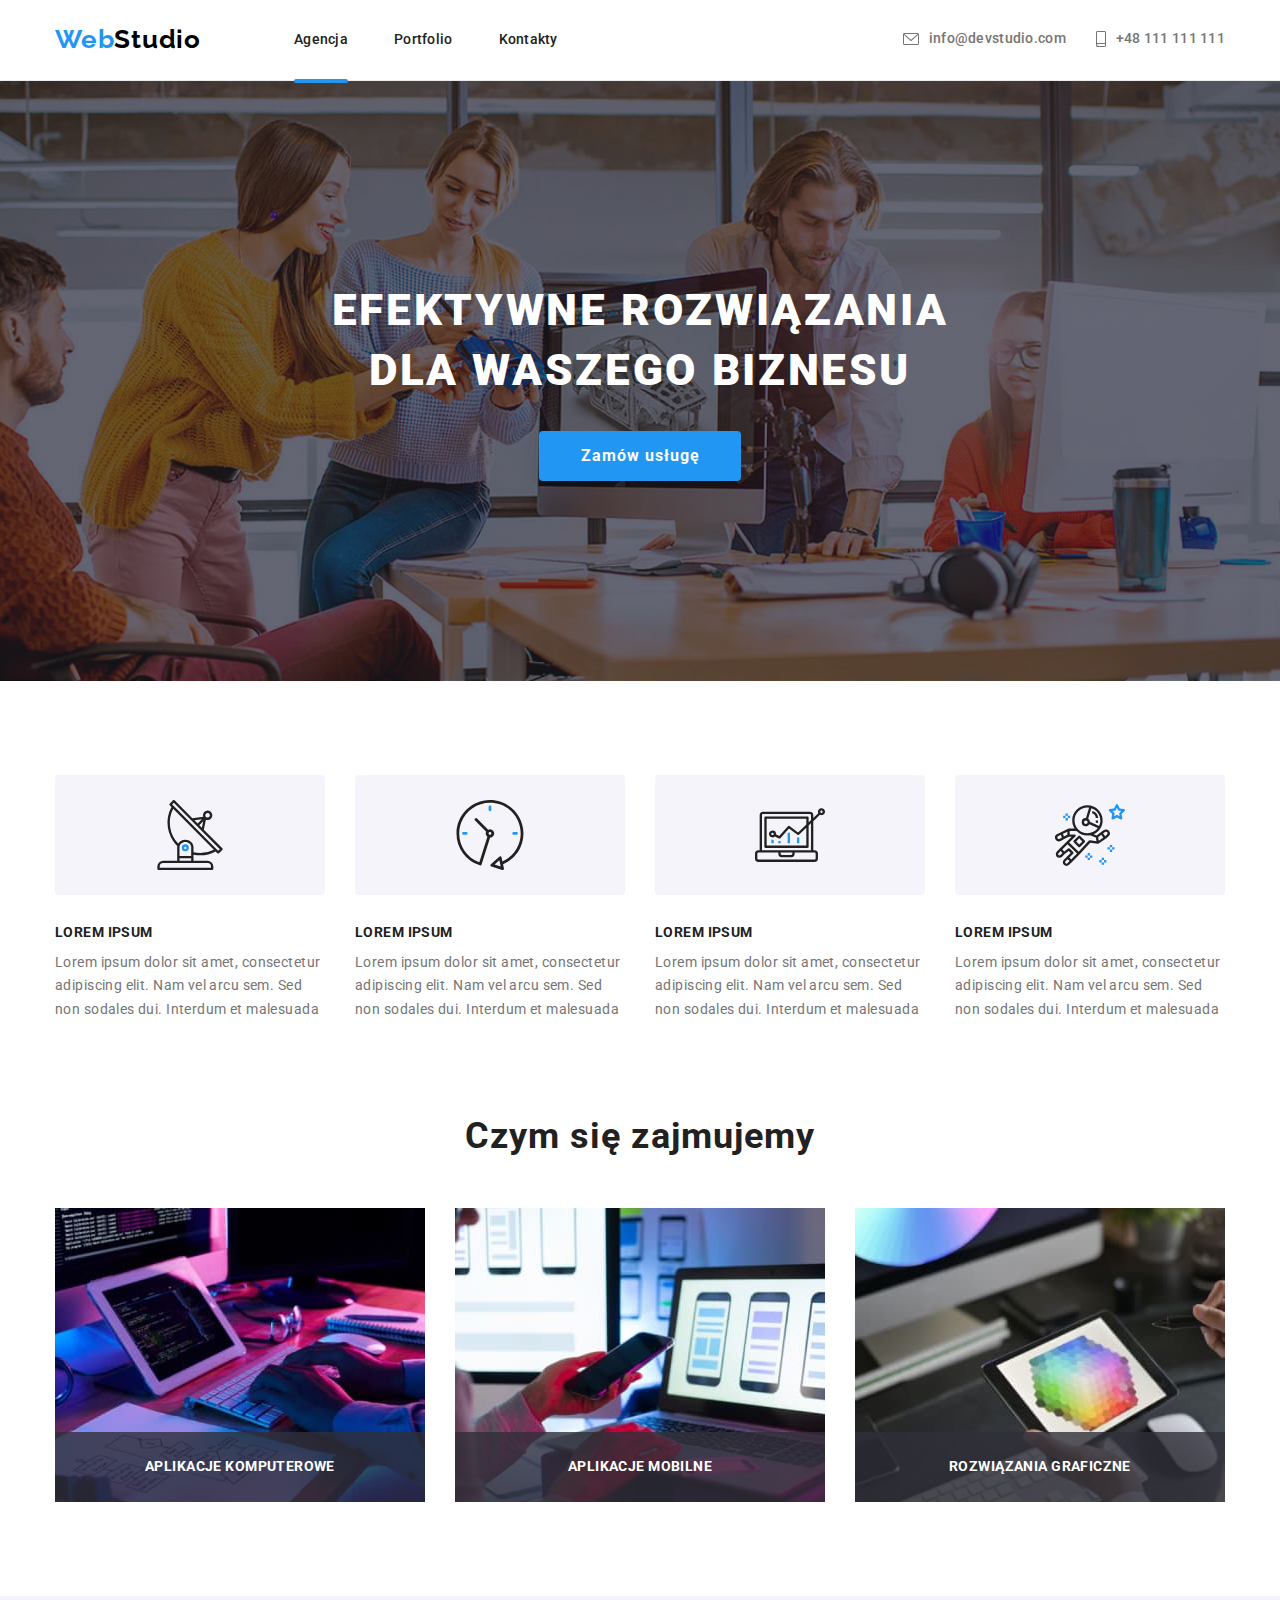
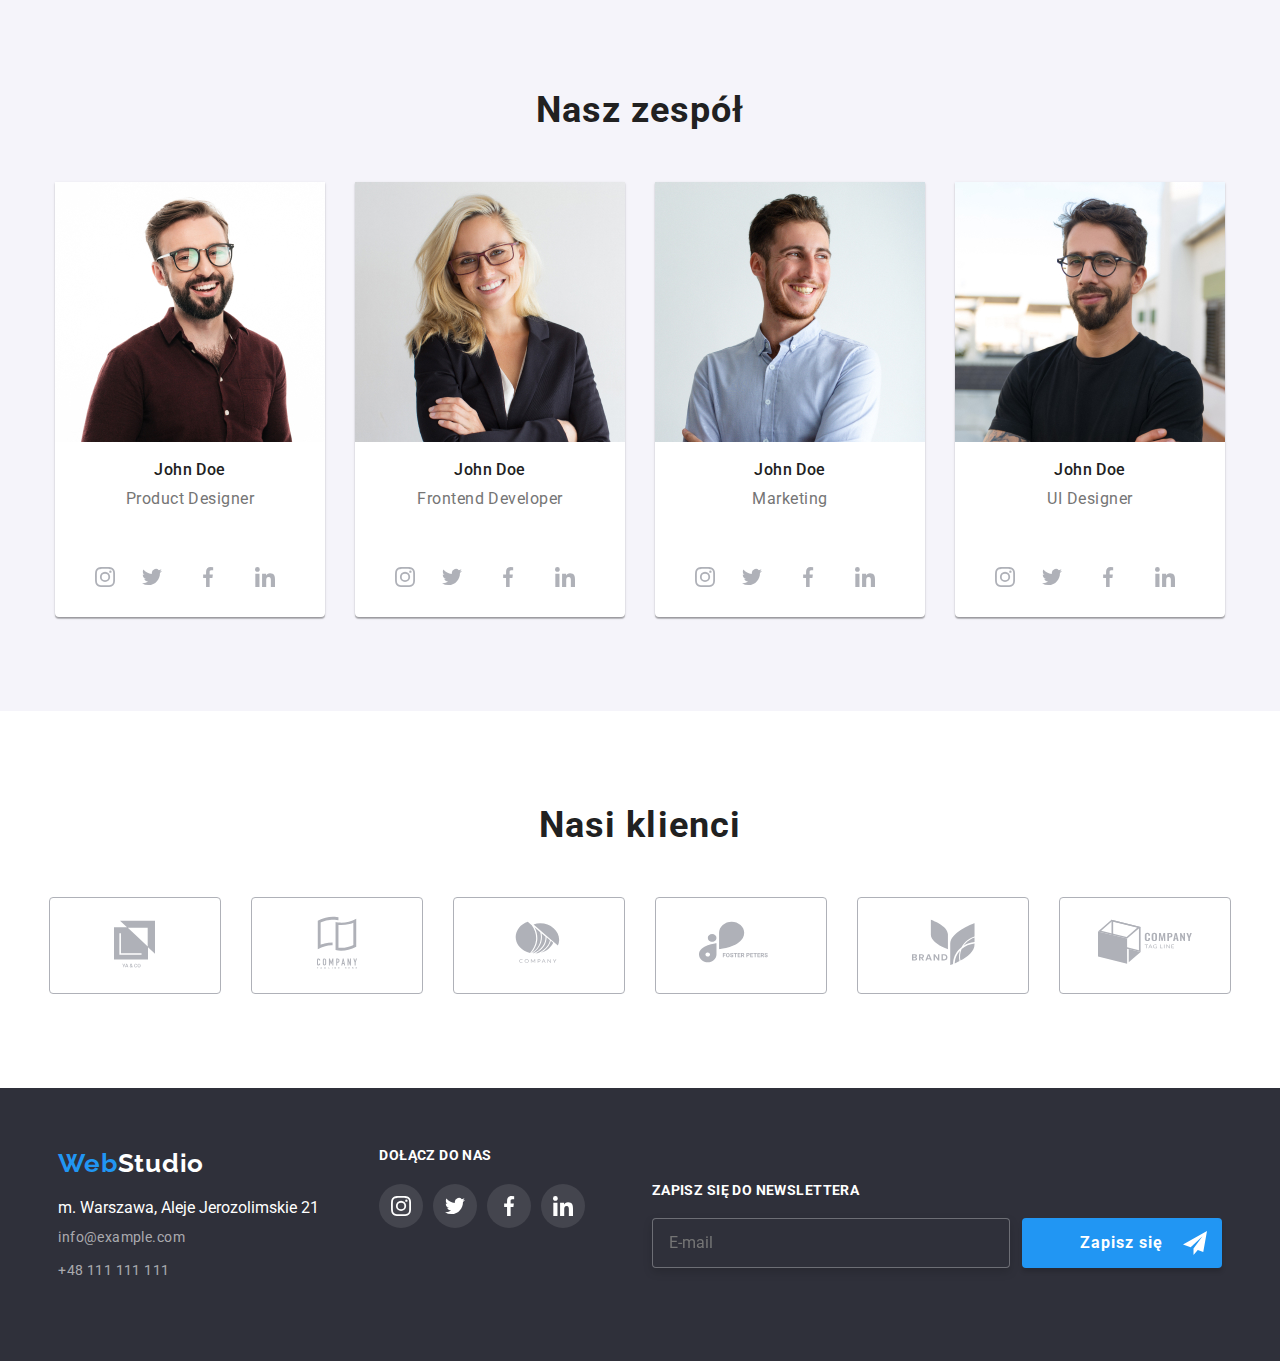
<file: index.html>
<!DOCTYPE html>
<html lang="pl">
    <head>
        <meta charset="utf-8" />
        <meta name="viewport" content="width=device-width, initial-scale=1.0" />
        <title>Studio</title>
        <link
            rel="stylesheet"
            href="https://cdnjs.cloudflare.com/ajax/libs/modern-normalize/1.0.0/modern-normalize.min.css"
        />
        <link rel="stylesheet" href="./css/main.min.css" />
        <link rel="preconnect" href="https://fonts.googleapis.com" />
        <link rel="preconnect" href="https://fonts.gstatic.com" crossorigin />
        <link
            href="https://fonts.googleapis.com/css2?family=Raleway:wght@700&family=Roboto:wght@400;500;700;900&display=swap"
            rel="stylesheet"
        />
    </head>
    <body>
        <header class="page-header">
            <div class="container">
                <nav>
                    <a href="index.html"
                        >Web<span class="container__studio-black">Studio</span></a
                    >
                    
                    <ul class="nav-list">
                        <li><a class="nav-list__active-link" href="#">Agencja</a></li>
                        <li><a href="portfolio.html">Portfolio</a></li>
                        <li><a href="#">Kontakty</a></li>
                    </ul>
                </nav>
                <!--Button do otwierania menu mobilnego-->
                <button class="menu-toggle js-open-menu"
                    aria-expanded="false"
                    aria-controls="mobile-menu">
                    <svg class="hamburger" width="24" height="16">
                        <use href="./images/icons.svg#icon-menu_40px"></use>"
                    </svg>
                </button>
                <aside class="contacts">
                    <div class="contacts__mail">
                    <a href="mailto:info@devstudio.com"><svg class="contacts__envelope-icon" width="16" height="12">
                        <use href="./images/icons.svg#message"></use>
                    </svg>info@devstudio.com</a>
                    
                    </div>
                    <div class="contacts__tel">
                    <a href="tel:48111111111"><svg class="contacts__smartphone-icon" width="10" height="16">
                        <use href="./images/icons.svg#phone"></use>
                        </svg>+48 111 111 111</a>
                    </div>
                </aside>
            </div>
        </header>
        <main>
            <section class="section-content">
                <div class="container"></div>
                <div class="heading">
                    <h1 class="section-content__first-heading">
                        EFEKTYWNE ROZWIĄZANIA <br/>
                        DLA WASZEGO BIZNESU
                    </h1>
                    <button class="order" type="button" data-modal-open>
                        <span class="order__text-order">Zamów usługę</span>
                    </button>
                </div>
            </section>

            <section class="section-list">
                <div class="container">
                    <ul class="lorem-list">
                        <li>
                            <div class="lorem-list__our-atributes">
                                <svg width="70" height="70">
                                    <use href="./images/icons.svg#satelite"></use>
                                </svg>
                            </div>
                            <h3>LOREM IPSUM</h3>
                            <p>
                                Lorem ipsum dolor sit amet, consectetur
                                adipiscing elit. Nam vel arcu sem. Sed non
                                sodales dui. Interdum et malesuada
                            </p>
                        </li>
                        <li>
                            <div class="lorem-list__our-atributes">
                                <svg width="70" height="70">
                                    <use href="./images/icons.svg#clock"></use>
                                </svg>
                            </div>
                            <h3>LOREM IPSUM</h3>
                            <p>
                                Lorem ipsum dolor sit amet, consectetur
                                adipiscing elit. Nam vel arcu sem. Sed non
                                sodales dui. Interdum et malesuada
                            </p>
                        </li>
                        <li>
                            <div class="lorem-list__our-atributes">
                                <svg width="70" height="70">
                                    <use href="./images/icons.svg#diagram1"></use>
                                </svg>
                            </div>
                            <h3>LOREM IPSUM</h3>
                            <p>
                                Lorem ipsum dolor sit amet, consectetur
                                adipiscing elit. Nam vel arcu sem. Sed non
                                sodales dui. Interdum et malesuada
                            </p>
                        </li>
                        <li>
                            <div class="lorem-list__our-atributes">
                                <svg width="70" height="70">
                                    <use href="./images/icons.svg#astronaut"></use>
                                </svg>
                            </div>
                            <h3>LOREM IPSUM</h3>
                            <p>
                                Lorem ipsum dolor sit amet, consectetur
                                adipiscing elit. Nam vel arcu sem. Sed non
                                sodales dui. Interdum et malesuada
                            </p>
                        </li>
                    </ul>
                </div>
            </section>

            <section class="section">
                <h2 class="section__second-heading-one">Czym się zajmujemy</h2>
                <div class="container images">
                <ul class="images">
                    <li><div class="images__offers">
                        <img
                            src="images/tablet.jpg"
                            alt="tablet"
                            width="370"
                            height="294"
                        />
                        <p>APLIKACJE KOMPUTEROWE</p></div>
                    </li>
                    <li><div class="images__offers">
                        <img
                            src="images/laptop.jpg"
                            alt="laptop"
                            width="370"
                            height="294"
                        />
                        <p>APLIKACJE MOBILNE</p></div>
                    </li>
                    <li><div class="images__offers">
                        <img
                            src="images/telephone.jpg"
                            alt="telephone"
                            width="370"
                            height="294"
                        />
                        <p>ROZWIĄZANIA GRAFICZNE</p>
                    </div></li>
                </ul>
                </div>
            </section>

            <section class="section-cards">
                <h2 class="section-cards__second-heading">Nasz zespół</h2>
                <div class="container">
                <ul class="cards">
                    <li>
                        <figure>
                            <img
                                src="images/p1.jpg"
                                alt="a man with glassess"
                                srcset="
                                images/p1x1D.jpg 270w,
                                images/p1x1Tb.jpg 354w,
                                images/p1x1Mb.jpg 450w,
                                images/p1x2D@2x.jpg 540w,
                                images/p1x2Tb@2x.jpg 708w,
                                images/p1x2Mb@2x.jpg 900w,
                              " sizes="(min-width: 1200px) 270px, (min-width: 768px) 354px, 450px"
                            />
                            <figcaption class="cards__job-list">
                                <h3>John Doe</h3>
                                <span>Product Designer</span>
                            </figcaption>
                        </figure>
                        <div class="social-media">
                        <a class="social-media__instagram-icon" href="#"><svg width="20" height="20">
                            <use href="./images/icons.svg#instagram"></use>
                        </svg></a>
                        <a class="social-media__twitter-icon" href="#"><svg width="20" height="20">
                            <use href="./images/icons.svg#twitter"></use>
                        </svg></a>
                        <a class="social-media__facebook-icon"><svg width="20" height="20">
                            <use href="./images/icons.svg#facebook"></use>
                        </svg></a>
                        <a class="social-media__linkedin-icon"><svg width="20" height="20">
                            <use href="./images/icons.svg#likedin"></use>
                        </svg></a>
                        </div>
                    </li>
                    <li>
                        <figure>
                            <img
                                src="images/p2.jpg"
                                alt="a woman with blond hair"
                                src="images/p1.jpg"
                                alt="a man with glassess"
                                srcset="
                                images/p2x1D.jpg 270w,
                                images/p2x1Tb.jpg 354w,
                                images/p2x1Mb.jpg 450w,
                                images/p2x2D@2x.jpg 540w,
                                images/p2x2Tb@2x.jpg 708w,
                                images/p2x2Mb@2x.jpg 900w,
                              " sizes="(min-width: 1200px) 270px, (min-width: 768px) 354px, 450px"
                            />
                            <figcaption class="cards__job-list">
                                <h3>John Doe</h3>
                                <span>Frontend Developer</span>
                            </figcaption>
                        </figure>
                        <div class="social-media">
                            <a class="social-media__instagram-icon" href="#"><svg width="20" height="20">
                                <use href="./images/icons.svg#instagram"></use>
                            </svg></a>
                            <a class="social-media__twitter-icon" href="#"><svg width="20" height="20">
                                <use href="./images/icons.svg#twitter"></use>
                            </svg></a>
                            <a class="social-media__facebook-icon"><svg width="20" height="20">
                                <use href="./images/icons.svg#facebook"></use>
                            </svg></a>
                            <a class="social-media__linkedin-icon"><svg width="20" height="20">
                                <use href="./images/icons.svg#likedin"></use>
                            </svg></a>
                            </div>  
                    </li>
                    <li>
                        <figure>
                            <img
                                src="images/p3.jpg"
                                alt="a man with glassess"
                                srcset="
                                images/p3x1D.jpg 270w,
                                images/p3x1Tb.jpg 354w,
                                images/p3x1Mb.jpg 450w,
                                images/p3x2D@2x.jpg 540w,
                                images/p3x2Tb@2x.jpg 708w,
                                images/p3x2Mb@2x.jpg 900w,
                              " sizes="(min-width: 1200px) 270px, (min-width: 768px) 354px, 450px"
                            />

                            <figcaption class="cards__job-list">
                                <h3>John Doe</h3>
                                <span> Marketing</span>
                            </figcaption>
                        </figure>
                        <div class="social-media">
                            <a class="social-media__instagram-icon" href="#"><svg width="20" height="20">
                                <use href="./images/icons.svg#instagram"></use>
                            </svg></a>
                            <a class="social-media__twitter-icon" href="#"><svg width="20" height="20">
                                <use href="./images/icons.svg#twitter"></use>
                            </svg></a>
                            <a class="social-media__facebook-icon"><svg width="20" height="20">
                                <use href="./images/icons.svg#facebook"></use>
                            </svg></a>
                            <a class="social-media__linkedin-icon"><svg width="20" height="20">
                                <use href="./images/icons.svg#likedin"></use>
                            </svg></a>
                            </div>  
                    </li>
                    <li>
                        <figure>
                            <img
                                src="images/p4.jpg"
                                alt="a man in a T-shirt"
                                srcset="
                                images/p4x1D.jpg 270w,
                                images/p4x1Tb.jpg 354w,
                                images/p4x1Mb.jpg 450w,
                                images/p4x2D@2x.jpg 540w,
                                images/p4x2Tb@2x.jpg 708w,
                                images/p4x2Mb@2x.jpg 900w,
                              " sizes="(min-width: 1200px) 270px, (min-width: 768px) 354px, 450px"
                            />
                            <figcaption class="cards__job-list">
                                <h3>John Doe</h3>
                                <span> UI Designer</span>
                            </figcaption>
                        </figure>
                        <div class="social-media">
                            <a class="social-media__instagram-icon" href="#"><svg width="20" height="20">
                                <use href="./images/icons.svg#instagram"></use>
                            </svg></a>
                            <a class="social-media__twitter-icon" href="#"><svg width="20" height="20">
                                <use href="./images/icons.svg#twitter"></use>
                            </svg></a>
                            <a class="social-media__facebook-icon" href="#"><svg width="20" height="20">
                                <use href="./images/icons.svg#facebook"></use>
                            </svg></a>
                            <a class="social-media__linkedin-icon" href="#"><svg width="20" height="20">
                                <use href="./images/icons.svg#likedin"></use>
                            </svg></a>
                            </div>
                    </li>
                </ul>
                </div>
                <section class="section clients">
                    <h2 class="section__third-heading">Nasi klienci</h2>
                    <div>
                        <ul class="container-clients container">
                            <li class="container-clients__signs"><svg class="container-clients__signs--logos" width="106" height="61">
                            <use href="./images/icons.svg#logo1"></use>
                        </svg></li>
                        <li class="container-clients__signs"><svg class="container-clients__signs--logos" width="106" height="61">
                            <use href="./images/icons.svg#logo2"></use>
                        </svg></li>
                        <li class="container-clients__signs"><svg class="container-clients__signs--logos" width="106" height="60">
                            <use href="./images/icons.svg#logo3"></use>
                        </svg></li>
                        <li class="container-clients__signs"><svg class="container-clients__signs--logos"  width="106" height="60">
                            <use href="./images/icons.svg#logo4"></use>
                        </svg></li>
                        <li class="container-clients__signs"><svg class="container-clients__signs--logos" width="106" height="60">
                            <use href="./images/icons.svg#logo5"></use>
                        </svg></li>
                        <li class="container-clients__signs"><svg class="container-clients__signs--logos" width="106" height="60">
                            <use href="./images/icons.svg#logo6"></use>
                        </svg></li>
                    </ul></div>

</section>

<footer class="footer-wrapper">
    <div class="container footer">
        <div class="four-elements">
   <div class="two-elements"><div> <a class="two-elements__logo" href="index.html"
        >Web<span class="two-elements__logo--studio-white">Studio</span></a
    >
    <address class="two-elements__company-info">
        <span>m. Warszawa, Aleje Jerozolimskie 21</span>
        <div class="two-elements__company-info--second-contacts">
            <a href="info@example.com">info@example.com</a>
            <a href="+48111111111">+48 111 111 111</a></div>
        </address>
        </div>
        <div>
            <h4 class="four-elements__join">DOŁĄCZ DO NAS</h4>
            <div class="join-us">
               <a class="join-us__join-us-svg" href="#"><svg width="20" height="20">
                <use href="./images/icons.svg#instagram"></use>
            </svg></a>
            <a class="join-us__join-us-svg" href="#"><svg width="20" height="20">
                <use href="./images/icons.svg#twitter"></use>
            </svg></a>
            <a class="join-us__join-us-svg" href="#"><svg width="20" height="20">
                <use href="./images/icons.svg#facebook"></use>
            </svg></a>
            <a class="join-us__join-us-svg" href="#"><svg width="20" height="20">
                <use class="join-us-svg" href="./images/icons.svg#likedin"></use>
            </svg></a></div>
            
            </div></div>
            <form class="newsletter-form">
                <label class="label-newsletter">
                  ZAPISZ SIĘ DO NEWSLETTERA
                  <input class="label-newsletter__email" type="email" name="email" placeholder="E-mail">
                </label>
                <button class="subscribe" type="submit">Zapisz się<svg class="subscribe__arrow" width="24" height="24">
                    <use href="./images/icons.svg#icon-icon-send"></use>
                </svg></button>
            </form>
        </div>
            
</div>

</footer>
<div class="backdrop is-hidden" data-modal>
    <div class="modal">
        <h5 class="modal__command">Zostaw swoje dane w formularzu poniżej</h5>
                <label class="label-personal-data">
              Imie
              <input class="label-personal-data__input-personal-data" type="first-name" name="first-name"><svg class="label-personal-data__svg-personal-data" width="18" height="18">
                <use href="./images/icons.svg#icon-person-black-18dp-1"></use>
            </svg>
            </label>
            <label class="label-personal-data">
                Telefon
                <input class="label-personal-data__input-personal-data" type="telephone" name="telephone"><svg class="label-personal-data__svg-personal-data" width="18" height="18">
                  <use href="./images/icons.svg#icon-phone-black-18dp-1"></use>
              </svg>
              </label>
              <label class="label-personal-data">
                Email
                <input class="label-personal-data__input-personal-data" type="email" name="email"><svg class="label-personal-data__svg-personal-data" width="18" height="18">
                  <use href="./images/icons.svg#icon-email-black-18dp-1"></use>
              </svg>
              </label>
              <label class="label-personal-data">
                Komentarz
                <textarea class="textarea-command" name="command" rows="5" placeholder="Wprowadź tekst"></textarea>
              </label>
                <label class="send">
                    <input class="send__statement" type="checkbox" name="statement">
                    <svg class="send__statement--box" width="11" height="8"><use href="./images/icons.svg#icon-Vector-1"></use></svg>
                    Oświadczam iż akceptuję <a class="send__statement--reference" href="Regulamin.html">Regulamin</a> i <a class="send__statement--reference" href="Politykę Prywatności.html">Politykę Prywatności.</a>
                    </label>
                    <button class="modal__button-send" type="submit">Wyślij</button>
<button type="button" class="modal__close-btn" data-modal-close>X</button>
</div>
</div>
<!--Kontener mobile-menu-->
<div class="menu-container js-menu-container" id="mobile-menu">
    <!--Przycisk zamknięcia mobile-menu-->
<button class="menu-toggle js-close-menu">
    <svg class="cross" width="18.67" height="18.67">
        <use href="./images/icons.svg#icon-close_40px"></use>"
    </svg>   
</button>
<ul class="mobile-menu-list-one">
    <li><a href="agencja.html" class="mobile-menu-list-one__link-one">Agencja</a></li>
    <li><a href="portfolio.html" class="mobile-menu-list-one__link-one">Portfolio</a></li>
    <li><a href="kontakt.html" class="mobile-menu-list-one__link-one">Kontakt</a></li>
    <li><a href="tel:48111111111" class="mobile-menu-list-one__link-one tel">+48 111 111 111</a></li>
    <li><a href="mailto:info@devstudio.com" class="mobile-menu-list-one__link-two">info@devstudio.com</a></li></ul>
    <ul class="mobile-menu-list-two">
    <li><a href="instagram.html" class="mobile-menu-list-two__link-three">Instagram</a></li>
    <li><a href="twitter.html" class="mobile-menu-list-two__link-three">Twitter</a></li>
    <li><a href="facebook.html" class="mobile-menu-list-two__link-three">Facebook</a></li>
    <li><a href="linkedIn.html" class="mobile-menu-list-two__link-three">LinkedIn</a></li>
  </ul>
</div>
<script defer src="./js/mobile-menu.js"></script>
<script src="./js/modal.js"></script>
</body>
</html>
</file>
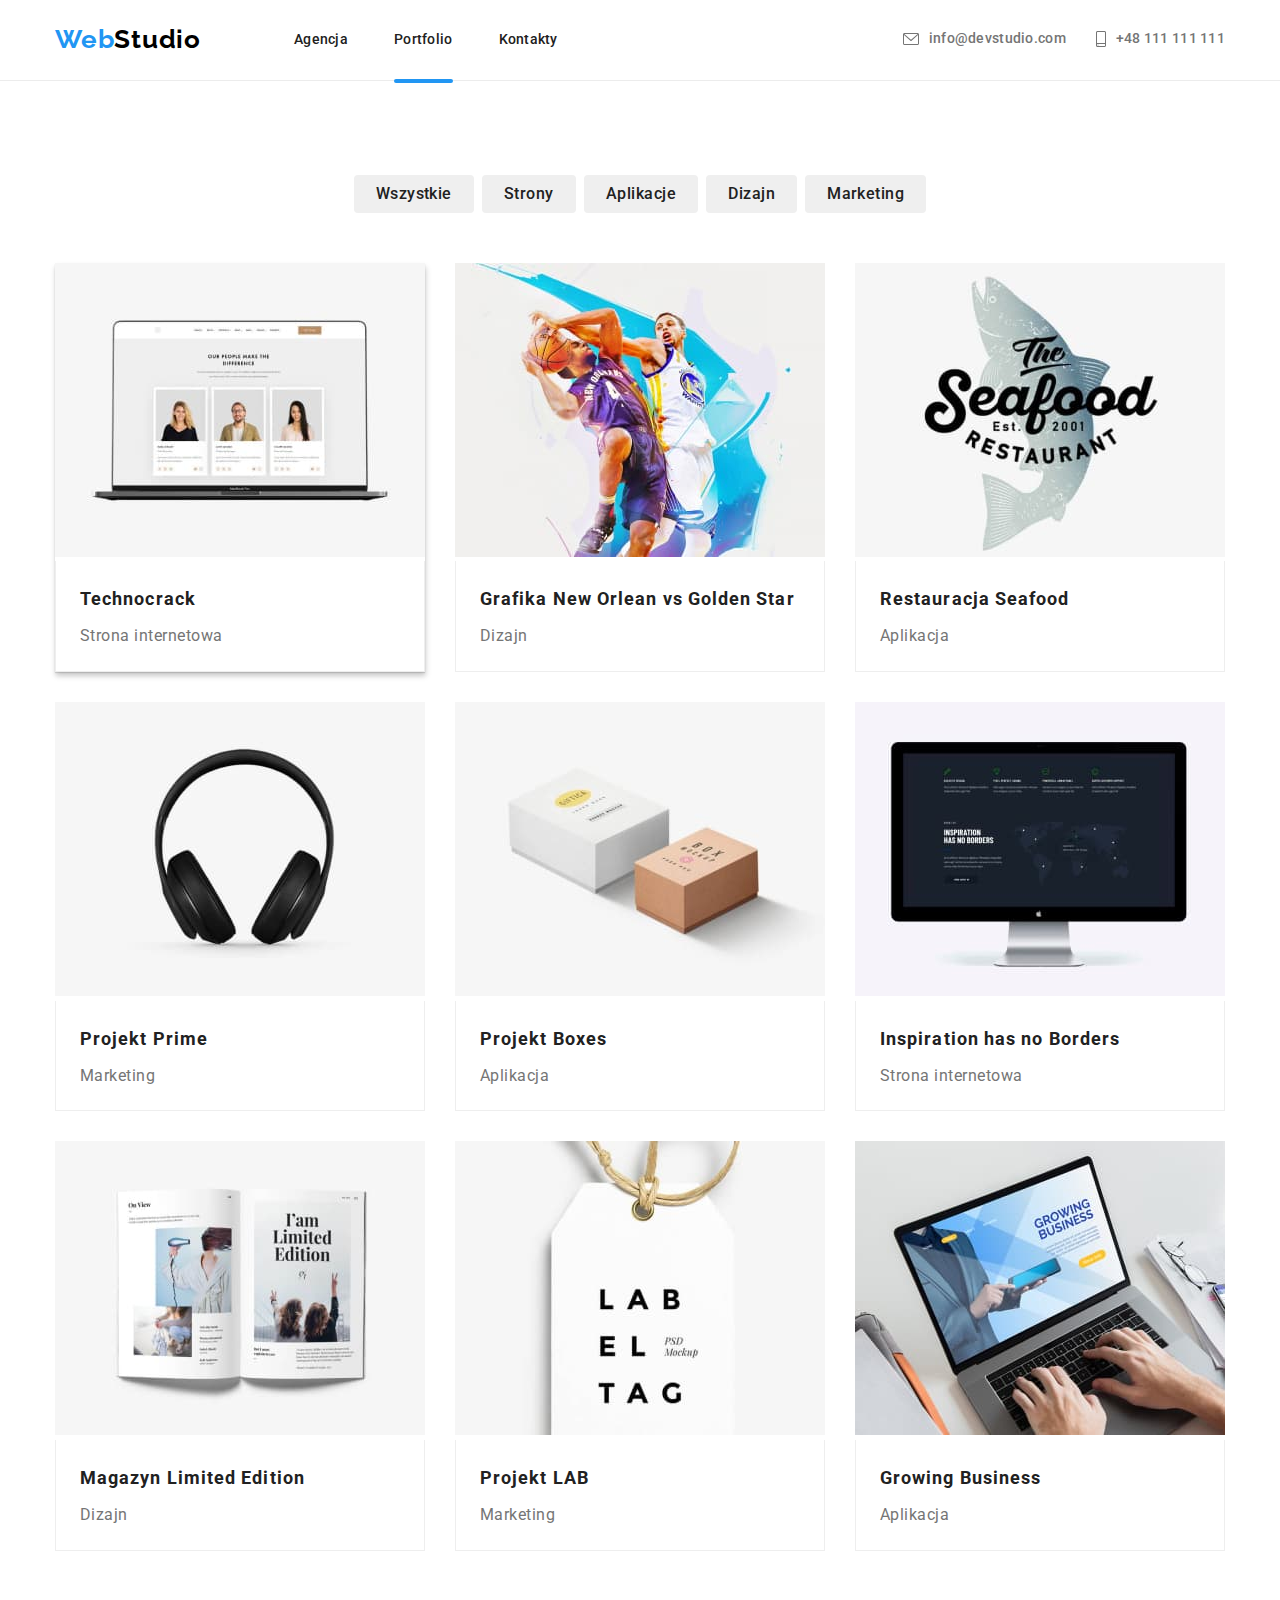
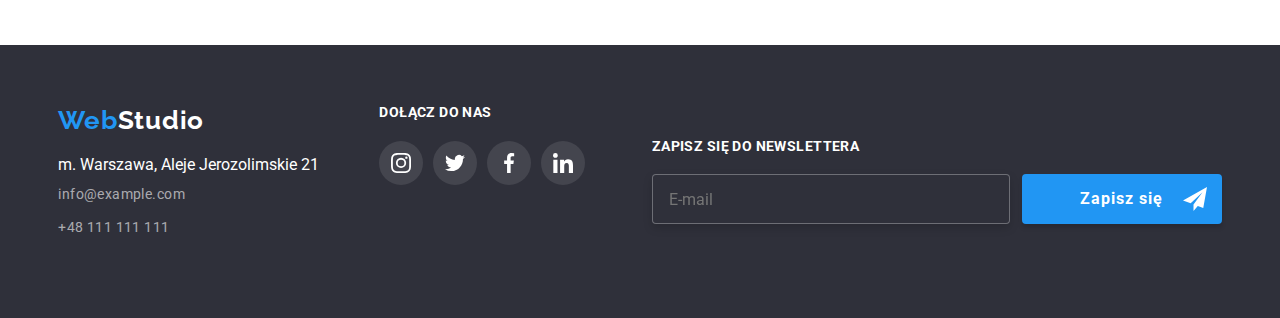
<file: portfolio.html>
<!DOCTYPE html>
<html lang="pl">
    <head>
        <meta charset="utf-8" />
        <title>Portfolio</title>
        <link
            rel="stylesheet"
            href="https://cdnjs.cloudflare.com/ajax/libs/modern-normalize/1.0.0/modern-normalize.min.css"
        />
        <link rel="stylesheet" href="./css/main.min.css" />
        <link rel="preconnect" href="https://fonts.googleapis.com" />
        <link rel="preconnect" href="https://fonts.gstatic.com" crossorigin />
        <link
            href="https://fonts.googleapis.com/css2?family=Raleway:wght@700&family=Roboto:wght@400;500;700;900&display=swap"
            rel="stylesheet"
        />
    </head>
    <body>
        <header class="page-header">
            <div class="container">
                <nav>
                    <a href="index.html"
                        >Web<span class="container__studio-black">Studio</span></a
                    >
                    <ul class="nav-list">
                        <li><a href="#">Agencja</a></li>
                        <li>
                            <a class="nav-list__nav-link nav-list__active-link" href="portfolio.html"
                                >Portfolio</a
                            >
                        </li>
                        <li><a href="#">Kontakty</a></li>
                    </ul>
                </nav>
                <aside class="contacts">
                    <div class="contacts__mail">
                    <a href="mailto:info@devstudio.com"><svg class="contacts__envelope-icon" width="16" height="12">
                        <use href="./images/icons.svg#message"></use>
                    </svg>info@devstudio.com</a>
                    
                    </div>
                    <div class="contacts__tel">
                    <a href="tel:48111111111"><svg class="contacts__smartphone-icon" width="10" height="16">
                        <use href="./images/icons.svg#phone"></use>
                        </svg>+48 111 111 111</a>
                    </div>
                </aside>
            </div>
        </header>
        <main>
            <div class="container">
                <ul class="button-list">
                    <li><button type="button">Wszystkie</button></li>
                    <li><button type="button">Strony</button></li>
                    <li><button type="button">Aplikacje</button></li>
                    <li><button type="button">Dizajn</button></li>
                    <li><button type="button">Marketing</button></li>
                </ul>
            </div>
            <section class="section-portfolio">
                <div class="container list">
                    <ul class="project-list">
                        <li class="project-list__project-list-item">
                            <figure>
                                <div class="slide-box"><img
                                    src="images/three-people.jpg"
                                    alt="photos of three people"
                                    width="370"
                                    height="294"
                                /><div class="box-overlay">Technocrack jest popularną platformą wykorzystywaną do rozpowszechniania koronawirusa. Firmy wykorzystują tę platformę do celów szpiegowskich i ataków na niezabezpieczone serwery konkurencji</div>
                            </div>
                                <figcaption class="figcaption-item">
                                    <h3>Technocrack</h3>
                                    <span>Strona internetowa</span>
                                </figcaption>
                            </figure>
                        </li>
                        <li class="project-list-item">
                            <figure>
                                <div class="slide-box">
                                <img
                                    src="images/basketballers.jpg"
                                    alt="basketball players in action"
                                    width="370"
                                    height="294"
                                /><div class="box-overlay">Technocrack jest popularną platformą wykorzystywaną do rozpowszechniania koronawirusa. Firmy wykorzystują tę platformę do celów szpiegowskich i ataków na niezabezpieczone serwery konkurencji</div>
                            </div>
                                <figcaption class="figcaption-item">
                                    <h3>Grafika New Orlean vs Golden Star</h3>
                                    <span>Dizajn</span>
                                </figcaption>
                            </figure>
                        </li>

                        <li class="project-list-item">
                            <figure>
                                <div class="slide-box">
                                <img
                                    src="images/seafood-restaurant.jpg"
                                    alt="a logo of the seafood restaurant "
                                    width="370"
                                    height="294"
                                /><div class="box-overlay">Technocrack jest popularną platformą wykorzystywaną do rozpowszechniania koronawirusa. Firmy wykorzystują tę platformę do celów szpiegowskich i ataków na niezabezpieczone serwery konkurencji</div>
                            </div>
                                <figcaption class="figcaption-item" >
                                    <h3>Restauracja Seafood</h3>
                                    <span>Aplikacja</span>
                                </figcaption>
                            </figure>
                        </li>
                        <li class="project-list-item">
                            <figure>
                                <div class="slide-box">
                                <img
                                    src="images/headphones.jpg"
                                    alt="a photo of the headphones"
                                    width="370"
                                    height="294"
                                /><div class="box-overlay">Technocrack jest popularną platformą wykorzystywaną do rozpowszechniania koronawirusa. Firmy wykorzystują tę platformę do celów szpiegowskich i ataków na niezabezpieczone serwery konkurencji</div>
                            </div>
                                <figcaption class="figcaption-item"">
                                    <h3>Projekt Prime</h3>
                                    <span>Marketing</span>
                                </figcaption>
                            </figure>
                        </li>
                        <li class="project-list-item">
                            <figure>
                                <div class="slide-box">
                                <img
                                    src="images/boxes.jpg"
                                    alt="a photo of two different boxes"
                                    width="370"
                                    height="294"
                                /><div class="box-overlay">Technocrack jest popularną platformą wykorzystywaną do rozpowszechniania koronawirusa. Firmy wykorzystują tę platformę do celów szpiegowskich i ataków na niezabezpieczone serwery konkurencji</div>
                            </div>
                                <figcaption class="figcaption-item">
                                    <h3>Projekt Boxes</h3>
                                    <span>Aplikacja</span>
                                </figcaption>
                            </figure>
                        </li>
                        <li class="project-list-item">
                            <figure>
                                <div class="slide-box">
                                <img
                                    src="images/screen.jpg"
                                    alt="a photo of a screen"
                                    width="370"
                                    height="294"
                                /><div class="box-overlay">Technocrack jest popularną platformą wykorzystywaną do rozpowszechniania koronawirusa. Firmy wykorzystują tę platformę do celów szpiegowskich i ataków na niezabezpieczone serwery konkurencji</div>
                            </div>
                                <figcaption class="figcaption-item"">
                                    <h3>Inspiration has no Borders</h3>
                                    <span>Strona internetowa</span>
                                </figcaption>
                            </figure>
                        </li>
                        <li class="project-list-item">
                            <figure>
                                <div class="slide-box">
                                <img
                                    src="images/book.jpg"
                                    alt="a photo of a book"
                                    width="370"
                                    height="294"
                                /><div class="box-overlay">Technocrack jest popularną platformą wykorzystywaną do rozpowszechniania koronawirusa. Firmy wykorzystują tę platformę do celów szpiegowskich i ataków na niezabezpieczone serwery konkurencji</div>
                            </div>
                                <figcaption class="figcaption-item">
                                    <h3>Magazyn Limited Edition</h3>
                                    <span>Dizajn</span>
                                </figcaption>
                            </figure>
                        </li>
                        <li class="project-list-item">
                            <figure>
                                <div class="slide-box">
                                <img
                                    src="images/label.jpg"
                                    alt="a photo of a label tag"
                                    width="370"
                                    height="294"
                                /><div class="box-overlay">Technocrack jest popularną platformą wykorzystywaną do rozpowszechniania koronawirusa. Firmy wykorzystują tę platformę do celów szpiegowskich i ataków na niezabezpieczone serwery konkurencji</div>
                            </div>
                                <figcaption class="figcaption-item" >
                                    <h3>Projekt LAB</h3>
                                    <span>Marketing</span>
                                </figcaption>
                            </figure>
                        </li>
                        <li class="project-list-item">
                            <figure>
                                <div class="slide-box">
                                <img
                                    src="images/notebook.jpg"
                                    alt="a photo of a notebook"
                                    width="370"
                                    height="294"
                                /><div class="box-overlay">Technocrack jest popularną platformą wykorzystywaną do rozpowszechniania koronawirusa. Firmy wykorzystują tę platformę do celów szpiegowskich i ataków na niezabezpieczone serwery konkurencji</div>
                            </div>
                                <figcaption class="figcaption-item" >
                                    <h3>Growing Business</h3>
                                    <span>Aplikacja</span>
                                </figcaption>
                            </figure>
                        </li>
                    </ul>
                </div>
            </section>
        </main>
        <footer class="footer-wrapper">
            <div class="container footer">
                <div class="four-elements">
           <div class="two-elements"><div> <a class="two-elements__logo" href="index.html"
                >Web<span class="two-elements__logo--studio-white">Studio</span></a
            >
            <address class="two-elements__company-info">
                <span>m. Warszawa, Aleje Jerozolimskie 21</span>
                <div class="two-elements__company-info--second-contacts">
                    <a href="info@example.com">info@example.com</a>
                    <a href="+48111111111">+48 111 111 111</a></div>
                </address>
                </div>
                <div>
                    <h4 class="four-elements__join">DOŁĄCZ DO NAS</h4>
                    <div class="join-us">
                       <a class="join-us__join-us-svg" href="#"><svg width="20" height="20">
                        <use href="./images/icons.svg#instagram"></use>
                    </svg></a>
                    <a class="join-us__join-us-svg" href="#"><svg width="20" height="20">
                        <use href="./images/icons.svg#twitter"></use>
                    </svg></a>
                    <a class="join-us__join-us-svg" href="#"><svg width="20" height="20">
                        <use href="./images/icons.svg#facebook"></use>
                    </svg></a>
                    <a class="join-us__join-us-svg" href="#"><svg width="20" height="20">
                        <use class="join-us-svg" href="./images/icons.svg#likedin"></use>
                    </svg></a></div>
                    
                    </div></div>
                    <form class="newsletter-form">
                        <label class="label-newsletter">
                          ZAPISZ SIĘ DO NEWSLETTERA
                          <input class="label-newsletter__email" type="email" name="email" placeholder="E-mail">
                        </label>
                        <button class="subscribe" type="submit">Zapisz się<svg class="subscribe__arrow" width="24" height="24">
                            <use href="./images/icons.svg#icon-icon-send"></use>
                        </svg></button>
                    </form>
                </div>
                    
        </div>
        </div>
        </footer>
        </body>
        </html>
</file>
<file: css/main.min.css>
body{font-family:"Roboto",sans-serif;color:#212121}ul,p,h1,h2,h3,h4,figure{margin:0;padding:0}.container{margin:0 auto;padding:0 15px;max-width:768px}@media screen and (min-width: 1200px){.container{max-width:1200px}}.container__studio-black{color:#000}.page-header{border-bottom-width:1px;border-bottom-style:solid;border-bottom-color:#ececec}.container__studio-black{color:#000}.page-header>.container{display:-webkit-box;display:-ms-flexbox;display:flex;-webkit-box-align:center;-ms-flex-align:center;align-items:center;-webkit-box-pack:justify;-ms-flex-pack:justify;justify-content:space-between;padding-top:24px;padding-bottom:25px}@media screen and (max-width: 479px){.page-header>.container{padding-top:16px;padding-bottom:16px}}@media screen and (min-width: 480px){.page-header>.container{padding-top:16px;padding-bottom:16px}}@media screen and (min-width: 768px){.page-header>.container{padding-top:26px;padding-bottom:26px}}@media screen and (min-width: 1200px){.page-header>.container{padding-top:24px;padding-bottom:25px}}.page-header>.container>nav{display:-webkit-box;display:-ms-flexbox;display:flex;gap:93px;-webkit-box-align:center;-ms-flex-align:center;align-items:center}.page-header>.container>.contacts{display:-webkit-box;display:-ms-flexbox;display:flex;gap:30px}@media screen and (max-width: 479px){.page-header>.container>.contacts{display:none}}@media screen and (min-width: 480px){.page-header>.container>.contacts{display:none}}@media screen and (min-width: 768px){.page-header>.container>.contacts{display:-webkit-box;display:-ms-flexbox;display:flex;gap:10px;-webkit-box-orient:vertical;-webkit-box-direction:normal;-ms-flex-direction:column;flex-direction:column}}@media screen and (min-width: 1200px){.page-header>.container>.contacts{display:-webkit-box;display:-ms-flexbox;display:flex;-webkit-box-orient:horizontal;-webkit-box-direction:normal;-ms-flex-direction:row;flex-direction:row;gap:30px}}.page-header>.container>nav>.nav-list{display:-webkit-box;display:-ms-flexbox;display:flex;gap:30px}@media screen and (max-width: 479px){.page-header>.container>nav>.nav-list{display:none}}@media screen and (min-width: 480px){.page-header>.container>nav>.nav-list{display:none}}@media screen and (min-width: 768px){.page-header>.container>nav>.nav-list{gap:60px;display:-webkit-box;display:-ms-flexbox;display:flex}}@media screen and (min-width: 1200px){.page-header>.container>nav>.nav-list{gap:46px}}.page-header>.container>nav>a{font-family:"Raleway";font-weight:700;font-size:26px;line-height:1.19;letter-spacing:.03em;color:#2196f3;text-decoration:none}.nav-list{list-style:none}.nav-list a{color:#212121;text-decoration:none;font-weight:500;font-size:14px;line-height:1.14;letter-spacing:.02em}.nav-list a:hover,.nav-list a:focus{color:#2196f3;-webkit-transition-property:color;transition-property:color;-webkit-transition-duration:250ms;transition-duration:250ms;-webkit-transition-timing-function:cubic-bezier(0.4, 0, 0.2, 1);transition-timing-function:cubic-bezier(0.4, 0, 0.2, 1)}.nav-list .nav-link{text-decoration:none;font-weight:500;font-size:14px;line-height:1.14;letter-spacing:.02em;color:#2196f3}.nav-list__nav-link{color:#2196f3}.nav-list__active-link{position:relative}.nav-list__active-link::after{content:"";width:100%;position:absolute;height:4px;background:#2196f3;border-radius:2px;bottom:-36px;left:0}.contacts a{display:-webkit-box;display:-ms-flexbox;display:flex;-webkit-box-align:center;-ms-flex-align:center;align-items:center;gap:10px;text-decoration:none;font-weight:500;font-size:14px;line-height:1.14;letter-spacing:.02em;color:#757575}.contacts a:hover,.contacts a:focus{color:#2196f3;-webkit-transition-property:color;transition-property:color;-webkit-transition-duration:250ms;transition-duration:250ms;-webkit-transition-timing-function:cubic-bezier(0.4, 0, 0.2, 1);transition-timing-function:cubic-bezier(0.4, 0, 0.2, 1)}.contacts__mail a{display:-webkit-box;display:-ms-flexbox;display:flex;-webkit-box-align:center;-ms-flex-align:center;align-items:center;gap:10px}.contacts__mail a:hover svg{fill:#2196f3;-webkit-transition-property:fill;transition-property:fill;-webkit-transition-duration:250ms;transition-duration:250ms;-webkit-transition-timing-function:cubic-bezier(0.4, 0, 0.2, 1);transition-timing-function:cubic-bezier(0.4, 0, 0.2, 1)}.contacts__mail a:focus svg{fill:#2196f3;-webkit-transition-property:fill;transition-property:fill;-webkit-transition-duration:250ms;transition-duration:250ms;-webkit-transition-timing-function:cubic-bezier(0.4, 0, 0.2, 1);transition-timing-function:cubic-bezier(0.4, 0, 0.2, 1)}.contacts__envelope-icon{fill:#757575}.contacts__envelope-icon:hover,.contacts__envelope-icon:focus{fill:#2196f3;-webkit-transition-property:fill;transition-property:fill;-webkit-transition-duration:250ms;transition-duration:250ms;-webkit-transition-timing-function:cubic-bezier(0.4, 0, 0.2, 1);transition-timing-function:cubic-bezier(0.4, 0, 0.2, 1)}.contacts__tel a{display:-webkit-box;display:-ms-flexbox;display:flex;-webkit-box-align:center;-ms-flex-align:center;align-items:center;gap:10px}.contacts__tel a:hover svg{fill:#2196f3;-webkit-transition-property:fill;transition-property:fill;-webkit-transition-duration:250ms;transition-duration:250ms;-webkit-transition-timing-function:cubic-bezier(0.4, 0, 0.2, 1);transition-timing-function:cubic-bezier(0.4, 0, 0.2, 1)}.contacts__tel a:focus svg{fill:#2196f3;-webkit-transition-property:fill;transition-property:fill;-webkit-transition-duration:250ms;transition-duration:250ms;-webkit-transition-timing-function:cubic-bezier(0.4, 0, 0.2, 1);transition-timing-function:cubic-bezier(0.4, 0, 0.2, 1)}.contacts__smartphone-icon{fill:#757575}.contacts__smartphone-icon:hover,.contacts__smartphone-icon:focus{fill:#2196f3;-webkit-transition-property:fill;transition-property:fill;-webkit-transition-duration:250ms;transition-duration:250ms;-webkit-transition-timing-function:cubic-bezier(0.4, 0, 0.2, 1);transition-timing-function:cubic-bezier(0.4, 0, 0.2, 1)}.section-content{max-width:1600px;margin:0 auto;background-image:-webkit-gradient(linear, left top, left bottom, from(rgba(47, 48, 58, 0.4)), to(rgba(47, 48, 58, 0.4))),url("../images/office.jpg");background-image:linear-gradient(rgba(47, 48, 58, 0.4), rgba(47, 48, 58, 0.4)),url("../images/office.jpg");background-repeat:no-repeat;background-position:center;background-size:cover;background-color:#2f303a}@media screen and (max-width: 479px){.section-content{background-image:-webkit-gradient(linear, left top, left bottom, from(rgba(47, 48, 58, 0.4)), to(rgba(47, 48, 58, 0.4))),url("../images/Officex1Mb.jpg");background-image:linear-gradient(rgba(47, 48, 58, 0.4), rgba(47, 48, 58, 0.4)),url("../images/Officex1Mb.jpg")}}@media screen and (max-width: 479px)and (min-device-pixel-ratio: 2),screen and (max-width: 479px)and (-webkit-min-device-pixel-ratio: 2),screen and (max-width: 479px)and (min-resolution: 192dpi),screen and (max-width: 479px)and (min-resolution: 2dppx){.section-content{background-image:-webkit-gradient(linear, left top, left bottom, from(rgba(47, 48, 58, 0.4)), to(rgba(47, 48, 58, 0.4))),url("../images/Officex2Mb.jpg");background-image:linear-gradient(rgba(47, 48, 58, 0.4), rgba(47, 48, 58, 0.4)),url("../images/Officex2Mb.jpg")}}@media screen and (min-width: 480px){.section-content{min-width:480px;background-image:-webkit-gradient(linear, left top, left bottom, from(rgba(47, 48, 58, 0.4)), to(rgba(47, 48, 58, 0.4))),url("../images/Officex1Mb.jpg");background-image:linear-gradient(rgba(47, 48, 58, 0.4), rgba(47, 48, 58, 0.4)),url("../images/Officex1Mb.jpg")}}@media screen and (min-width: 480px)and (min-device-pixel-ratio: 2),screen and (min-width: 480px)and (-webkit-min-device-pixel-ratio: 2),screen and (min-width: 480px)and (min-resolution: 192dpi),screen and (min-width: 480px)and (min-resolution: 2dppx){.section-content{background-image:-webkit-gradient(linear, left top, left bottom, from(rgba(47, 48, 58, 0.4)), to(rgba(47, 48, 58, 0.4))),url("../images/Officex2Mb.jpg");background-image:linear-gradient(rgba(47, 48, 58, 0.4), rgba(47, 48, 58, 0.4)),url("../images/Officex2Mb.jpg")}}@media screen and (min-width: 768px){.section-content{min-width:768px;background-image:-webkit-gradient(linear, left top, left bottom, from(rgba(47, 48, 58, 0.4)), to(rgba(47, 48, 58, 0.4))),url("../images/Officex1Tb.jpg");background-image:linear-gradient(rgba(47, 48, 58, 0.4), rgba(47, 48, 58, 0.4)),url("../images/Officex1Tb.jpg")}}@media screen and (min-width: 768px)and (min-device-pixel-ratio: 2),screen and (min-width: 768px)and (-webkit-min-device-pixel-ratio: 2),screen and (min-width: 768px)and (min-resolution: 192dpi),screen and (min-width: 768px)and (min-resolution: 2dppx){.section-content{background-image:-webkit-gradient(linear, left top, left bottom, from(rgba(47, 48, 58, 0.4)), to(rgba(47, 48, 58, 0.4))),url("../images/Officex2Tb.jpg");background-image:linear-gradient(rgba(47, 48, 58, 0.4), rgba(47, 48, 58, 0.4)),url("../images/Officex2Tb.jpg")}}@media screen and (min-width: 1200px){.section-content{min-width:1200px;background-image:-webkit-gradient(linear, left top, left bottom, from(rgba(47, 48, 58, 0.4)), to(rgba(47, 48, 58, 0.4))),url("../images/Officex1Dt.jpg");background-image:linear-gradient(rgba(47, 48, 58, 0.4), rgba(47, 48, 58, 0.4)),url("../images/Officex1Dt.jpg")}}@media screen and (min-width: 1200px)and (min-device-pixel-ratio: 2),screen and (min-width: 1200px)and (-webkit-min-device-pixel-ratio: 2),screen and (min-width: 1200px)and (min-resolution: 192dpi),screen and (min-width: 1200px)and (min-resolution: 2dppx){.section-content{background-image:-webkit-gradient(linear, left top, left bottom, from(rgba(47, 48, 58, 0.4)), to(rgba(47, 48, 58, 0.4))),url("../images/Officex2Dt.jpg");background-image:linear-gradient(rgba(47, 48, 58, 0.4), rgba(47, 48, 58, 0.4)),url("../images/Officex2Dt.jpg")}}.section-content__first-heading{font-weight:900;font-size:44px;line-height:1.36;letter-spacing:.06em;text-transform:uppercase;color:#fff;text-align:center;padding-bottom:30px}.heading{display:-webkit-box;display:-ms-flexbox;display:flex;-webkit-box-orient:vertical;-webkit-box-direction:normal;-ms-flex-direction:column;flex-direction:column;-webkit-box-align:center;-ms-flex-align:center;align-items:center;padding-top:200px;padding-bottom:200px}.order{display:-webkit-box;display:-ms-flexbox;display:flex;-ms-flex-wrap:nowrap;flex-wrap:nowrap;-webkit-box-align:center;-ms-flex-align:center;align-items:center;height:50px;background-color:#2196f3;-webkit-box-shadow:0px 4px 4px rgba(0,0,0,.15);box-shadow:0px 4px 4px rgba(0,0,0,.15);border-radius:4px;outline:none;border:none;cursor:pointer;padding:10px 41px 10px 42px}.order__text-order{font-weight:700;font-size:16px;line-height:1.88;text-align:center;letter-spacing:.06em;color:#fff}.backdrop{position:fixed;top:0;left:0;width:100%;height:100%;background-color:rgba(0,0,0,.2);display:-webkit-box;display:-ms-flexbox;display:flex;-webkit-box-align:center;-ms-flex-align:center;align-items:center;-webkit-box-pack:center;-ms-flex-pack:center;justify-content:center;-webkit-transition-property:-webkit-transform;transition-property:-webkit-transform;transition-property:transform;transition-property:transform, -webkit-transform;-webkit-transition-duration:250ms;transition-duration:250ms;-webkit-transition-timing-function:cubic-bezier(0.4, 0, 0.2, 1);transition-timing-function:cubic-bezier(0.4, 0, 0.2, 1)}.is-hidden{pointer-events:none;visibility:hidden;opacity:0;-webkit-transform:scale(0);transform:scale(0)}.modal{position:relative;width:100%;max-width:528px;height:581px;background-color:#fff;-webkit-box-shadow:0px 1px 3px rgba(0,0,0,.12),0px 1px 1px rgba(0,0,0,.14),0px 2px 1px rgba(0,0,0,.2);box-shadow:0px 1px 3px rgba(0,0,0,.12),0px 1px 1px rgba(0,0,0,.14),0px 2px 1px rgba(0,0,0,.2);border-radius:4px}.modal__command{font-weight:700;font-size:20px;line-height:1.15;text-align:center;letter-spacing:.03em;color:#212121}.label-personal-data{font-weight:400;font-size:12px;line-height:1.16;letter-spacing:.01em;color:#757575;display:-webkit-box;display:-ms-flexbox;display:flex;-webkit-box-orient:vertical;-webkit-box-direction:normal;-ms-flex-direction:column;flex-direction:column;width:448px;position:relative;margin-left:40px;padding-top:10px}.label-personal-data__input-personal-data{-webkit-box-sizing:border-box;box-sizing:border-box;border:1px solid rgba(33,33,33,.2);border-radius:4px;width:100%;height:40px;margin-right:40px;gap:28px;padding-top:4px;padding-left:42px;outline:none}.label-personal-data__input-personal-data:focus{border:1px solid #2196f3;-webkit-transition-property:border;transition-property:border;-webkit-transition-duration:250ms;transition-duration:250ms;-webkit-transition-timing-function:cubic-bezier(0.4, 0, 0.2, 1);transition-timing-function:cubic-bezier(0.4, 0, 0.2, 1)}.label-personal-data__svg-personal-data{position:absolute;bottom:11px;left:12px;fill:#212121}.input-personal-data:focus+.svg-personal-data{fill:#2196f3;-webkit-transition-property:fill;transition-property:fill;-webkit-transition-duration:250ms;transition-duration:250ms;-webkit-transition-timing-function:cubic-bezier(0.4, 0, 0.2, 1);transition-timing-function:cubic-bezier(0.4, 0, 0.2, 1)}.textarea-command{border:1px solid rgba(33,33,33,.2);border-radius:4px;outline:none;resize:none;width:100%;height:120px;font-weight:400;font-size:12px;line-height:1.16;letter-spacing:.01em;padding:12px 16px 12px 16px}.textarea-command:focus{border:1px solid #2196f3;-webkit-transition-property:border;transition-property:border;-webkit-transition-duration:250ms;transition-duration:250ms;-webkit-transition-timing-function:cubic-bezier(0.4, 0, 0.2, 1);transition-timing-function:cubic-bezier(0.4, 0, 0.2, 1)}.send{position:relative;margin-top:20px;margin-left:54px;cursor:pointer}.send__statement{font-weight:400;font-size:14px;text-align:center;line-height:1.71;letter-spacing:.03em;color:#757575;-webkit-appearance:none;-moz-appearance:none;appearance:none;border:2px solid #000;border-radius:2px;width:16px;height:15px;margin-top:20px;outline:none}.send__statement:checked{background-color:#2196f3;border-color:#2196f3}.send__statement--box{position:absolute;top:3px;left:3px}.send__statement--reference{color:#2196f3}.modal__button-send{font-weight:700;font-size:16px;line-height:30px;display:-webkit-box;display:-ms-flexbox;display:flex;-webkit-box-orient:vertical;-webkit-box-direction:normal;-ms-flex-direction:column;flex-direction:column;-webkit-box-pack:center;-ms-flex-pack:center;justify-content:center;-webkit-box-align:center;-ms-flex-align:center;align-items:center;text-align:justify;letter-spacing:.06em;color:#fff;background:#2196f3;border:2px solid #2196f3;-webkit-box-shadow:0px 4px 4px rgba(0,0,0,.15);box-shadow:0px 4px 4px rgba(0,0,0,.15);border-radius:4px;width:200px;height:50px;padding-top:10px;padding-bottom:10px;margin-top:30px;margin-left:164px;margin-right:164px;outline:none;cursor:pointer}.modal__close-btn{position:absolute;top:8px;right:8px;width:30px;height:30px;border-radius:50%;cursor:pointer;background:#fff;border:1px solid rgba(0,0,0,.1)}.section-list{padding-top:94px;padding-bottom:0px;margin:0 auto}@media screen and (max-width: 479px){.section-list{padding-top:60px}}@media screen and (min-width: 480px){.section-list{padding-top:60px}}@media screen and (min-width: 768px){.section-list{padding-top:60px}}@media screen and (min-width: 1200px){.section-list{padding-top:94px}}.lorem-list{display:-webkit-box;display:-ms-flexbox;display:flex;list-style:none;-webkit-box-pack:center;-ms-flex-pack:center;justify-content:center;gap:30px}@media screen and (max-width: 479px){.lorem-list{display:-webkit-box;display:-ms-flexbox;display:flex;-webkit-box-orient:vertical;-webkit-box-direction:normal;-ms-flex-direction:column;flex-direction:column}}@media screen and (min-width: 480px){.lorem-list{display:-webkit-box;display:-ms-flexbox;display:flex;-webkit-box-orient:vertical;-webkit-box-direction:normal;-ms-flex-direction:column;flex-direction:column}}@media screen and (min-width: 768px){.lorem-list{display:-webkit-box;display:-ms-flexbox;display:flex;-webkit-box-orient:horizontal;-webkit-box-direction:normal;-ms-flex-direction:row;flex-direction:row;-ms-flex-wrap:wrap;flex-wrap:wrap}}@media screen and (min-width: 1200px){.lorem-list{display:-webkit-box;display:-ms-flexbox;display:flex;-webkit-box-orient:horizontal;-webkit-box-direction:normal;-ms-flex-direction:row;flex-direction:row;-ms-flex-wrap:nowrap;flex-wrap:nowrap;list-style:none}}.lorem-list li{width:100%}@media screen and (max-width: 479px){.lorem-list li{max-width:100%}}@media screen and (min-width: 480px){.lorem-list li{max-width:100%}}@media screen and (min-width: 768px){.lorem-list li{max-width:40%}}@media screen and (min-width: 1200px){.lorem-list li{max-width:25%}}.lorem-list__our-atributes{display:-webkit-box;display:-ms-flexbox;display:flex;-webkit-box-align:center;-ms-flex-align:center;align-items:center;-webkit-box-pack:center;-ms-flex-pack:center;justify-content:center;gap:30px;padding-bottom:25px;border-radius:4px;background-color:#f5f4fa;padding:25px 0px;margin-bottom:30px}.lorem-list h3{font-weight:700;font-size:14px;line-height:1.14;letter-spacing:.03em;text-transform:uppercase;color:#212121;padding-bottom:10px}@media screen and (min-width: 480px){.lorem-list h3{text-align:center}}@media screen and (min-width: 768px){.lorem-list h3{text-align:left}}@media screen and (min-width: 1200px){.lorem-list h3{text-align:left}}.lorem-list p{font-size:14px;line-height:1.71;letter-spacing:.03em;color:#757575;gap:30px;-webkit-box-pack:start;-ms-flex-pack:start;justify-content:flex-start}.section{padding:94px 0}.section__second-heading-one{font-weight:700;font-size:36px;line-height:1.16;letter-spacing:.03em;text-align:center;padding-bottom:50px}@media screen and (max-width: 479px){.section__second-heading-one{display:none}}@media screen and (min-width: 480px){.section__second-heading-one{display:none}}@media screen and (min-width: 768px){.section__second-heading-one{display:none}}@media screen and (min-width: 1200px){.section__second-heading-one{display:block;text-align:center}}.images{display:-webkit-box;display:-ms-flexbox;display:flex;-webkit-box-orient:horizontal;-webkit-box-direction:normal;-ms-flex-direction:row;flex-direction:row;-webkit-box-pack:center;-ms-flex-pack:center;justify-content:center;list-style:none;gap:30px}@media screen and (max-width: 479px){.images{display:none}}@media screen and (min-width: 480px){.images{display:none}}@media screen and (min-width: 768px){.images{display:none}}@media screen and (min-width: 1200px){.images{display:-webkit-box;display:-ms-flexbox;display:flex;-webkit-box-orient:horizontal;-webkit-box-direction:normal;-ms-flex-direction:row;flex-direction:row}}.images__offers{position:relative}.images__offers img{vertical-align:bottom}.images__offers p{width:100%;text-align:center;position:absolute;font-family:"Roboto";font-weight:700;font-size:14px;line-height:1.14;text-align:center;letter-spacing:.03em;text-transform:uppercase;color:#fff;background-color:rgba(47,48,58,.8);padding:27px;bottom:0}.section-cards{background-color:#f5f4fa}.section-cards__second-heading{font-weight:700;font-size:36px;line-height:1.16;letter-spacing:.03em;text-align:center;padding-top:94px;padding-bottom:50px}.cards{display:-webkit-box;display:-ms-flexbox;display:flex;-webkit-box-orient:horizontal;-webkit-box-direction:normal;-ms-flex-direction:row;flex-direction:row;-webkit-box-pack:center;-ms-flex-pack:center;justify-content:center;list-style:none;gap:30px;padding-bottom:94px}@media screen and (max-width: 479px){.cards{display:-webkit-box;display:-ms-flexbox;display:flex;-webkit-box-orient:vertical;-webkit-box-direction:normal;-ms-flex-direction:column;flex-direction:column;padding-bottom:60px}}@media screen and (min-width: 480px){.cards{display:-webkit-box;display:-ms-flexbox;display:flex;-webkit-box-orient:vertical;-webkit-box-direction:normal;-ms-flex-direction:column;flex-direction:column;padding-bottom:60px}}@media screen and (min-width: 768px){.cards{display:-webkit-box;display:-ms-flexbox;display:flex;-webkit-box-orient:horizontal;-webkit-box-direction:normal;-ms-flex-direction:row;flex-direction:row;-ms-flex-wrap:wrap;flex-wrap:wrap;list-style:none;padding-bottom:60px}}@media screen and (min-width: 1200px){.cards{display:-webkit-box;display:-ms-flexbox;display:flex;-webkit-box-orient:horizontal;-webkit-box-direction:normal;-ms-flex-direction:row;flex-direction:row;-ms-flex-wrap:nowrap;flex-wrap:nowrap;list-style:none;padding-bottom:94px}}.cards img{max-width:100%}.cards li{background:#fff;-webkit-box-shadow:0px 1px 3px rgba(0,0,0,.12),0px 1px 1px rgba(0,0,0,.14),0px 2px 1px rgba(0,0,0,.2);box-shadow:0px 1px 3px rgba(0,0,0,.12),0px 1px 1px rgba(0,0,0,.14),0px 2px 1px rgba(0,0,0,.2);border-radius:0px 0px 4px 4px;max-width:270px}@media screen and (max-width: 479px){.cards li{max-width:450px}}@media screen and (min-width: 480px){.cards li{max-width:450px}}@media screen and (min-width: 768px){.cards li{max-width:354px}}@media screen and (min-width: 1200px){.cards li{max-width:270px}}.cards__job-list{display:-webkit-box;display:-ms-flexbox;display:flex;-webkit-box-orient:vertical;-webkit-box-direction:normal;-ms-flex-direction:column;flex-direction:column;list-style:none;background-color:#fff}.cards__job-list h3{font-weight:500;font-size:16px;line-height:1.18;letter-spacing:.03em;color:#212121;text-align:center;padding-top:15px;padding-bottom:5px}.cards__job-list span{font-size:16px;line-height:1.18;letter-spacing:.03em;color:#757575;text-align:center;padding-top:5px;padding-bottom:30px}.social-media{display:-webkit-box;display:-ms-flexbox;display:flex;-webkit-box-align:center;-ms-flex-align:center;align-items:center;-webkit-box-pack:justify;-ms-flex-pack:justify;justify-content:space-between;gap:10px;margin-top:16px;margin-bottom:18px;margin-left:32px;margin-right:32px}.social-media__instagram-icon{fill:#afb1b8;width:44px;height:44px;border-radius:50%;display:-webkit-box;display:-ms-flexbox;display:flex;-webkit-box-pack:center;-ms-flex-pack:center;justify-content:center;-webkit-box-align:center;-ms-flex-align:center;align-items:center}.social-media__instagram-icon:hover,.social-media__instagram-icon:focus{background-color:#2196f3;cursor:pointer;-webkit-transition-property:background-color;transition-property:background-color;-webkit-transition-duration:250ms;transition-duration:250ms;-webkit-transition-timing-function:cubic-bezier(0.4, 0, 0.2, 1);transition-timing-function:cubic-bezier(0.4, 0, 0.2, 1)}.social-media__instagram-icon:hover svg{fill:#fff;-webkit-transition-property:fill;transition-property:fill;-webkit-transition-duration:250ms;transition-duration:250ms;-webkit-transition-timing-function:cubic-bezier(0.4, 0, 0.2, 1);transition-timing-function:cubic-bezier(0.4, 0, 0.2, 1)}.social-media__twitter-icon{margin-right:10px;fill:#afb1b8;width:44px;height:44px;border-radius:50%;display:-webkit-box;display:-ms-flexbox;display:flex;-webkit-box-pack:center;-ms-flex-pack:center;justify-content:center;-webkit-box-align:center;-ms-flex-align:center;align-items:center}.social-media__twitter-icon:hover,.social-media__twitter-icon:focus{background-color:#2196f3;cursor:pointer;-webkit-transition-property:background-color;transition-property:background-color;-webkit-transition-duration:250ms;transition-duration:250ms;-webkit-transition-timing-function:cubic-bezier(0.4, 0, 0.2, 1);transition-timing-function:cubic-bezier(0.4, 0, 0.2, 1)}.social-media__twitter-icon:hover svg{fill:#fff;-webkit-transition-property:fill;transition-property:fill;-webkit-transition-duration:250ms;transition-duration:250ms;-webkit-transition-timing-function:cubic-bezier(0.4, 0, 0.2, 1);transition-timing-function:cubic-bezier(0.4, 0, 0.2, 1)}.social-media__facebook-icon{margin-right:10px;fill:#afb1b8;width:44px;height:44px;border-radius:50%;display:-webkit-box;display:-ms-flexbox;display:flex;-webkit-box-pack:center;-ms-flex-pack:center;justify-content:center;-webkit-box-align:center;-ms-flex-align:center;align-items:center}.social-media__facebook-icon:hover,.social-media__facebook-icon:focus{background-color:#2196f3;cursor:pointer;-webkit-transition-property:background-color;transition-property:background-color;-webkit-transition-duration:250ms;transition-duration:250ms;-webkit-transition-timing-function:cubic-bezier(0.4, 0, 0.2, 1);transition-timing-function:cubic-bezier(0.4, 0, 0.2, 1)}.social-media__facebook-icon:hover svg{fill:#fff;-webkit-transition-property:fill;transition-property:fill;-webkit-transition-duration:250ms;transition-duration:250ms;-webkit-transition-timing-function:cubic-bezier(0.4, 0, 0.2, 1);transition-timing-function:cubic-bezier(0.4, 0, 0.2, 1)}.social-media__linkedin-icon{margin-right:10px;fill:#afb1b8;width:44px;height:44px;border-radius:50%;display:-webkit-box;display:-ms-flexbox;display:flex;-webkit-box-pack:center;-ms-flex-pack:center;justify-content:center;-webkit-box-align:center;-ms-flex-align:center;align-items:center}.social-media__linkedin-icon:hover,.social-media__linkedin-icon:focus{background-color:#2196f3;cursor:pointer;-webkit-transition-property:background-color;transition-property:background-color;-webkit-transition-duration:250ms;transition-duration:250ms;-webkit-transition-timing-function:cubic-bezier(0.4, 0, 0.2, 1);transition-timing-function:cubic-bezier(0.4, 0, 0.2, 1)}.social-media__linkedin-icon:hover svg{fill:#fff;-webkit-transition-property:fill;transition-property:fill;-webkit-transition-duration:250ms;transition-duration:250ms;-webkit-transition-timing-function:cubic-bezier(0.4, 0, 0.2, 1);transition-timing-function:cubic-bezier(0.4, 0, 0.2, 1)}.section{padding:94px 0}.clients{background-color:#fff}.third-heading{font-weight:700;font-size:36px;line-height:1.16;letter-spacing:.03em;text-align:center;padding-top:0px;padding-bottom:50px}.section__third-heading{font-weight:700;font-size:36px;line-height:1.16;letter-spacing:.03em;text-align:center;padding-top:0px;padding-bottom:50px}@media screen and (max-width: 479px){.section__third-heading{padding-bottom:30px}}@media screen and (min-width: 480px){.section__third-heading{padding-bottom:30px}}@media screen and (min-width: 768px){.section__third-heading{padding-bottom:30px}}@media screen and (min-width: 1200px){.section__third-heading{padding-bottom:50px}}.container-clients{display:-webkit-box;display:-ms-flexbox;display:flex;gap:30px;-webkit-box-align:center;-ms-flex-align:center;align-items:center;-webkit-box-pack:center;-ms-flex-pack:center;justify-content:center;list-style:none}@media screen and (max-width: 479px){.container-clients{display:-webkit-box;display:-ms-flexbox;display:flex;-ms-flex-wrap:wrap;flex-wrap:wrap}}@media screen and (min-width: 480px){.container-clients{display:-webkit-box;display:-ms-flexbox;display:flex;-ms-flex-wrap:wrap;flex-wrap:wrap}}@media screen and (min-width: 768px){.container-clients{display:-webkit-box;display:-ms-flexbox;display:flex;-ms-flex-wrap:wrap;flex-wrap:wrap}}@media screen and (min-width: 1200px){.container-clients{display:-webkit-box;display:-ms-flexbox;display:flex;-webkit-box-orient:horizontal;-webkit-box-direction:normal;-ms-flex-direction:row;flex-direction:row;-ms-flex-wrap:nowrap;flex-wrap:nowrap}}.container-clients__signs{padding:15px 32px;border:1px solid #afb1b8;border-radius:4px}@media screen and (max-width: 479px){.container-clients__signs{margin:0 32px}}@media screen and (min-width: 480px){.container-clients__signs{margin:0 32px}}@media screen and (min-width: 768px){.container-clients__signs{margin:0 32px}}@media screen and (min-width: 1200px){.container-clients__signs{margin:auto}}.container-clients__signs:hover,.container-clients__signs:focus{border-color:#2196f3;cursor:pointer;-webkit-transition-property:border-color;transition-property:border-color;-webkit-transition-duration:250ms;transition-duration:250ms;-webkit-transition-timing-function:cubic-bezier(0.4, 0, 0.2, 1);transition-timing-function:cubic-bezier(0.4, 0, 0.2, 1)}.container-clients__signs:hover svg,.container-clients__signs:focus svg{fill:#2196f3;-webkit-transition-property:fill;transition-property:fill;-webkit-transition-duration:250ms;transition-duration:250ms;-webkit-transition-timing-function:cubic-bezier(0.4, 0, 0.2, 1);transition-timing-function:cubic-bezier(0.4, 0, 0.2, 1)}.container-clients__signs--logos{fill:#afb1b8}.footer-wrapper{font-style:normal;background-color:#2f303a}.footer-wrapper .two-elements__company-info{background-color:#2f303a;color:#fff}.footer-wrapper .footer{display:-webkit-box;display:-ms-flexbox;display:flex;-webkit-box-orient:vertical;-webkit-box-direction:normal;-ms-flex-direction:column;flex-direction:column;-webkit-box-pack:start;-ms-flex-pack:start;justify-content:flex-start;padding-top:60px;padding-bottom:60px}.four-elements{display:-webkit-box;display:-ms-flexbox;display:flex;-webkit-box-pack:start;-ms-flex-pack:start;justify-content:flex-start;-webkit-box-align:start;-ms-flex-align:start;align-items:flex-start;gap:60px}@media screen and (max-width: 479px){.four-elements{display:block;display:-webkit-box;display:-ms-flexbox;display:flex;-webkit-box-orient:vertical;-webkit-box-direction:normal;-ms-flex-direction:column;flex-direction:column;-webkit-box-pack:center;-ms-flex-pack:center;justify-content:center;-webkit-box-align:center;-ms-flex-align:center;align-items:center}}@media screen and (min-width: 480px){.four-elements{display:block;display:-webkit-box;display:-ms-flexbox;display:flex;-webkit-box-orient:vertical;-webkit-box-direction:normal;-ms-flex-direction:column;flex-direction:column;-webkit-box-pack:center;-ms-flex-pack:center;justify-content:center;-webkit-box-align:center;-ms-flex-align:center;align-items:center}}@media screen and (min-width: 768px){.four-elements{display:block;display:-webkit-box;display:-ms-flexbox;display:flex;-webkit-box-orient:horizontal;-webkit-box-direction:normal;-ms-flex-direction:row;flex-direction:row;-ms-flex-wrap:wrap;flex-wrap:wrap;-webkit-box-pack:justify;-ms-flex-pack:justify;justify-content:space-between}}@media screen and (min-width: 1200px){.four-elements{display:-webkit-box;display:-ms-flexbox;display:flex;-webkit-box-orient:horizontal;-webkit-box-direction:normal;-ms-flex-direction:row;flex-direction:row;-ms-flex-wrap:nowrap;flex-wrap:nowrap;-webkit-box-pack:start;-ms-flex-pack:start;justify-content:flex-start;-webkit-box-align:start;-ms-flex-align:start;align-items:flex-start}}.two-elements{display:-webkit-box;display:-ms-flexbox;display:flex;-webkit-box-pack:center;-ms-flex-pack:center;justify-content:center;-webkit-box-align:start;-ms-flex-align:start;align-items:flex-start;gap:70px}@media screen and (max-width: 479px){.two-elements{display:block;display:-webkit-box;display:-ms-flexbox;display:flex;-webkit-box-orient:vertical;-webkit-box-direction:normal;-ms-flex-direction:column;flex-direction:column;-webkit-box-pack:center;-ms-flex-pack:center;justify-content:center;-webkit-box-align:center;-ms-flex-align:center;align-items:center;gap:60px;text-align:center}}@media screen and (min-width: 480px){.two-elements{display:block;display:-webkit-box;display:-ms-flexbox;display:flex;-webkit-box-orient:vertical;-webkit-box-direction:normal;-ms-flex-direction:column;flex-direction:column;-webkit-box-pack:center;-ms-flex-pack:center;justify-content:center;-webkit-box-align:center;-ms-flex-align:center;align-items:center;gap:60px;text-align:center}}@media screen and (min-width: 768px){.two-elements{display:block;display:-webkit-box;display:-ms-flexbox;display:flex;-webkit-box-orient:horizontal;-webkit-box-direction:normal;-ms-flex-direction:row;flex-direction:row;-webkit-box-align:start;-ms-flex-align:start;align-items:flex-start;-webkit-box-pack:center;-ms-flex-pack:center;justify-content:center;-webkit-box-pack:justify;-ms-flex-pack:justify;justify-content:space-between;margin:auto}}@media screen and (min-width: 1200px){.two-elements{display:-webkit-box;display:-ms-flexbox;display:flex;-webkit-box-orient:horizontal;-webkit-box-direction:normal;-ms-flex-direction:row;flex-direction:row;-ms-flex-wrap:nowrap;flex-wrap:nowrap;-webkit-box-pack:center;-ms-flex-pack:center;justify-content:center;-webkit-box-align:start;-ms-flex-align:start;align-items:flex-start;text-align:start}}.two-elements__logo{font-family:"Raleway";font-weight:700;font-size:26px;line-height:1.19;letter-spacing:.03em;color:#2196f3;text-decoration:none}.two-elements__logo--studio-white{color:#fff}@media screen and (max-width: 479px){.two-elements__logo--studio-white{text-align:center}}@media screen and (min-width: 480px){.two-elements__logo--studio-white{text-align:center}}.two-elements__company-info{font-style:normal;padding-top:20px;padding-bottom:9px}@media screen and (max-width: 479px){.two-elements__company-info{text-align:center}}@media screen and (min-width: 480px){.two-elements__company-info{text-align:center}}@media screen and (min-width: 1200px){.two-elements__company-info{text-align:start}}.two-elements__company-info--second-contacts{display:-webkit-box;display:-ms-flexbox;display:flex;-webkit-box-orient:vertical;-webkit-box-direction:normal;-ms-flex-direction:column;flex-direction:column;-webkit-box-pack:start;-ms-flex-pack:start;justify-content:flex-start;font-style:normal;padding-top:9px}.two-elements__company-info--second-contacts a{text-decoration:none;font-size:14px;line-height:1.71;letter-spacing:.03em;color:rgba(255,255,255,.6);padding-bottom:9px}.two-elements__company-info--second-contacts a:hover,.two-elements__company-info--second-contacts a:focus{color:#2196f3;-webkit-transition-property:color;transition-property:color;-webkit-transition-duration:250ms;transition-duration:250ms;-webkit-transition-timing-function:cubic-bezier(0.4, 0, 0.2, 1);transition-timing-function:cubic-bezier(0.4, 0, 0.2, 1)}.second-contacts span{font-size:14px;letter-spacing:.03em;text-decoration-line:underline;line-height:1.71;letter-spacing:.03em;color:rgba(255,255,255,.6)}.four-elements__join{font-style:normal;font-style:bold;font-size:14px;line-height:1.14;letter-spacing:.03em;color:#fff;padding-bottom:20px}@media screen and (max-width: 479px){.four-elements__join{text-align:center}}@media screen and (min-width: 480px){.four-elements__join{text-align:center}}@media screen and (min-width: 768px){.four-elements__join{text-align:center}}@media screen and (min-width: 1200px){.four-elements__join{text-align:start}}.join-us{gap:10px;display:-webkit-box;display:-ms-flexbox;display:flex}.join-us__join-us-svg{background:rgba(255,255,255,.1);width:44px;height:44px;border-radius:50%;display:-webkit-box;display:-ms-flexbox;display:flex;-webkit-box-pack:center;-ms-flex-pack:center;justify-content:center;-webkit-box-align:center;-ms-flex-align:center;align-items:center;fill:#fff}.join-us__join-us-svg:hover,.join-us__join-us-svg:focus{background-color:#2196f3;cursor:pointer;-webkit-transition-property:background-color;transition-property:background-color;-webkit-transition-duration:250ms;transition-duration:250ms;-webkit-transition-timing-function:cubic-bezier(0.4, 0, 0.2, 1);transition-timing-function:cubic-bezier(0.4, 0, 0.2, 1)}.newsletter-form{display:-webkit-box;display:-ms-flexbox;display:flex;-webkit-box-orient:horizontal;-webkit-box-direction:normal;-ms-flex-direction:row;flex-direction:row;-webkit-box-pack:center;-ms-flex-pack:center;justify-content:center;-webkit-box-align:end;-ms-flex-align:end;align-items:flex-end;gap:12px}@media screen and (max-width: 479px){.newsletter-form{display:block;display:-webkit-box;display:-ms-flexbox;display:flex;-webkit-box-orient:vertical;-webkit-box-direction:normal;-ms-flex-direction:column;flex-direction:column;-webkit-box-pack:center;-ms-flex-pack:center;justify-content:center;-webkit-box-align:center;-ms-flex-align:center;align-items:center}}@media screen and (min-width: 480px){.newsletter-form{display:block;display:-webkit-box;display:-ms-flexbox;display:flex;-webkit-box-orient:vertical;-webkit-box-direction:normal;-ms-flex-direction:column;flex-direction:column;-webkit-box-pack:center;-ms-flex-pack:center;justify-content:center;-webkit-box-align:center;-ms-flex-align:center;align-items:center}}@media screen and (min-width: 768px){.newsletter-form{display:block;display:-webkit-box;display:-ms-flexbox;display:flex;-webkit-box-orient:vertical;-webkit-box-direction:normal;-ms-flex-direction:column;flex-direction:column;-webkit-box-pack:center;-ms-flex-pack:center;justify-content:center;-webkit-box-align:center;-ms-flex-align:center;align-items:center;margin:auto}}@media screen and (min-width: 1200px){.newsletter-form{-webkit-box-pack:center;-ms-flex-pack:center;justify-content:center;-webkit-box-align:end;-ms-flex-align:end;align-items:flex-end;display:-webkit-box;display:-ms-flexbox;display:flex;-webkit-box-orient:horizontal;-webkit-box-direction:normal;-ms-flex-direction:row;flex-direction:row}}.label-newsletter{display:-webkit-box;display:-ms-flexbox;display:flex;-webkit-box-orient:vertical;-webkit-box-direction:normal;-ms-flex-direction:column;flex-direction:column;font-weight:700;font-size:14px;line-height:1.142;letter-spacing:.03em;text-transform:uppercase;color:#fff;gap:20px}@media screen and (max-width: 479px){.label-newsletter{text-align:center}}@media screen and (min-width: 480px){.label-newsletter{text-align:center}}@media screen and (min-width: 1200px){.label-newsletter{text-align:start}}.label-newsletter__email{width:100%;max-width:358px;height:50px;margin:0 auto;font-family:"Roboto";font-style:normal;font-weight:400;font-size:16px;line-height:1.25;background:#2f303a;border:1px solid rgba(255,255,255,.3);-webkit-filter:drop-shadow(0px 4px 4px rgba(0, 0, 0, 0.15));filter:drop-shadow(0px 4px 4px rgba(0, 0, 0, 0.15));border-radius:4px;padding:15px 295px 15px 16px}.subscribe{font-weight:700;font-size:16px;line-height:30px;display:-webkit-box;display:-ms-flexbox;display:flex;-webkit-box-orient:vertical;-webkit-box-direction:normal;-ms-flex-direction:column;flex-direction:column;-webkit-box-pack:center;-ms-flex-pack:center;justify-content:center;-ms-flex-line-pack:center;align-content:center;-webkit-box-align:center;-ms-flex-align:center;align-items:center;text-align:justify;letter-spacing:.06em;color:#fff;background:#2196f3;border:2px solid #2196f3;-webkit-box-shadow:0px 4px 4px rgba(0,0,0,.15);box-shadow:0px 4px 4px rgba(0,0,0,.15);border-radius:4px;width:200px;height:50px;padding-top:10px;padding-bottom:10px;position:relative}.subscribe__arrow{position:absolute;right:13px}.button-list{display:-webkit-box;display:-ms-flexbox;display:flex;-webkit-box-pack:center;-ms-flex-pack:center;justify-content:center;gap:8px;padding-top:94px;list-style:none}.button-list button{font-weight:500;font-size:16px;line-height:1.62;letter-spacing:.03em;color:#212121;outline:none;border:none;border-radius:4px;cursor:pointer;padding:6px 22px}.button-list button:hover,.button-list button:focus{-webkit-box-shadow:0px 3px 1px rgba(0,0,0,.1),0px 1px 2px rgba(0,0,0,.08),0px 2px 2px rgba(0,0,0,.12);box-shadow:0px 3px 1px rgba(0,0,0,.1),0px 1px 2px rgba(0,0,0,.08),0px 2px 2px rgba(0,0,0,.12);-webkit-transition-property:-webkit-box-shadow;transition-property:-webkit-box-shadow;transition-property:box-shadow;transition-property:box-shadow, -webkit-box-shadow;-webkit-transition-duration:250ms;transition-duration:250ms;-webkit-transition-timing-function:cubic-bezier(0.4, 0, 0.2, 1);transition-timing-function:cubic-bezier(0.4, 0, 0.2, 1)}.button-list button:hover,.button-list button:focus{color:#fff;background-color:#2196f3;-webkit-transition-property:background-color;transition-property:background-color;-webkit-transition-duration:250ms;transition-duration:250ms;-webkit-transition-timing-function:cubic-bezier(0.4, 0, 0.2, 1);transition-timing-function:cubic-bezier(0.4, 0, 0.2, 1)}.section-portfolio{padding-top:50px;padding-bottom:94px}.list{padding-bottom:0px}.project-list{list-style:none;display:-webkit-box;display:-ms-flexbox;display:flex;-ms-flex-wrap:wrap;flex-wrap:wrap;-ms-flex-preferred-size:calc((100% - 60px)/3);flex-basis:calc((100% - 60px)/3);gap:30px}.project-list__project-list-item{display:-webkit-box;display:-ms-flexbox;display:flex;-webkit-box-align:start;-ms-flex-align:start;align-items:flex-start;-webkit-box-shadow:0px 1px 1px rgba(0,0,0,.12),0px 4px 4px rgba(0,0,0,.06),1px 4px 6px rgba(0,0,0,.16);box-shadow:0px 1px 1px rgba(0,0,0,.12),0px 4px 4px rgba(0,0,0,.06),1px 4px 6px rgba(0,0,0,.16);cursor:pointer}.slide-box{position:relative;overflow:hidden}.box-overlay{position:absolute;font-family:"Roboto";font-weight:400;font-size:18px;line-height:1.55;letter-spacing:.03em;color:#fff;background-color:rgba(33,150,243,.9);-webkit-transform:translateY(0);transform:translateY(0);padding:49px 45px 24px;-webkit-transition-property:-webkit-transform;transition-property:-webkit-transform;transition-property:transform;transition-property:transform, -webkit-transform;-webkit-transition-duration:250ms;transition-duration:250ms;-webkit-transition-timing-function:cubic-bezier(0.4, 0, 0.2, 1);transition-timing-function:cubic-bezier(0.4, 0, 0.2, 1)}.slide-box:hover .box-overlay{display:block;background:rgba(33,150,243,.9);-webkit-transform:translateY(-100%);transform:translateY(-100%)}.figcaption-item{display:-webkit-box;display:-ms-flexbox;display:flex;-webkit-box-orient:vertical;-webkit-box-direction:normal;-ms-flex-direction:column;flex-direction:column;background:#fff;border-right:1px solid #eee;border-bottom:1px solid #eee;border-left:1px solid #eee;padding:20px 24px}.figcaption-item h3{font-weight:700;font-size:18px;line-height:2;letter-spacing:.06em;text-align:left;color:#212121;padding-bottom:4px}.figcaption-item span{font-size:16px;line-height:1.87;letter-spacing:.03em;text-align:left;color:#757575}.menu-toggle{position:relative;z-index:2;min-height:40px;min-width:40px;display:-webkit-box;display:-ms-flexbox;display:flex;-webkit-box-align:center;-ms-flex-align:center;align-items:center;-webkit-box-pack:center;-ms-flex-pack:center;justify-content:center;margin:0;padding:0;color:#212121;background-color:rgba(0,0,0,0);cursor:pointer;border:none;border-radius:50%;outline:none}@media screen and (max-width: 479px){.menu-toggle{display:-webkit-box;display:-ms-flexbox;display:flex}}@media screen and (min-width: 480px){.menu-toggle{display:-webkit-box;display:-ms-flexbox;display:flex}}@media screen and (min-width: 768px){.menu-toggle{display:none}}@media screen and (min-width: 1200px){.menu-toggle{display:none}}.hamburger{fill:#212121;cursor:pointer}.hamburger:hover,.hamburger:focus{fill:#2196f3}.cross{fill:#212121;cursor:pointer}.cross:hover,.cross:focus{fill:#2196f3}.menu-container{position:fixed;top:0;left:0;width:100vw;height:100vh;padding:32px;background-color:#fff;z-index:999;-webkit-transform:translateX(100%);transform:translateX(100%);-webkit-transition:-webkit-transform 250ms ease-in-out;transition:-webkit-transform 250ms ease-in-out;transition:transform 250ms ease-in-out;transition:transform 250ms ease-in-out, -webkit-transform 250ms ease-in-out}.menu-container.is-open{-webkit-transform:translateX(0);transform:translateX(0)}.menu-container .menu-toggle{position:absolute;top:16px;right:16px;color:#fff}.mobile-menu-list-one{padding:0;margin:0;list-style:none}.mobile-menu-list-one__link-one{display:-webkit-box;display:-ms-flexbox;display:flex;-webkit-box-orient:vertical;-webkit-box-direction:normal;-ms-flex-direction:column;flex-direction:column;font-weight:500;font-size:34px;line-height:1.18;letter-spacing:.02em;text-decoration:none;color:#212121;margin-bottom:32px}.mobile-menu-list-one__link-one:hover,.mobile-menu-list-one__link-one:focus{color:#2196f3}.mobile-menu-list-one__link-one.tel{margin-top:190px;margin-bottom:32px;color:#757575}.mobile-menu-list-one__link-one.tel:hover,.mobile-menu-list-one__link-one.tel:focus{color:#2196f3}.mobile-menu-list-one__link-two{font-weight:500;font-size:24px;line-height:1.17;letter-spacing:.02em;text-decoration:none;color:#757575}.mobile-menu-list-one__link-two:hover{color:#2196f3}.mobile-menu-list-two{padding:0;margin-top:64px;margin-right:83px;list-style:none;display:-webkit-box;display:-ms-flexbox;display:flex;-webkit-box-orient:horizontal;-webkit-box-direction:normal;-ms-flex-direction:row;flex-direction:row;gap:20px;-ms-flex-wrap:wrap;flex-wrap:wrap}.mobile-menu-list-two__link-three{font-weight:500;font-size:18px;line-height:1.22;letter-spacing:.02em;text-decoration:none;color:#757575;background:#fff;padding-right:10px}.mobile-menu-list-two li a{border-right:1px solid #eee}.mobile-menu-list-two li:last-child a{border-right:none}.mobile-menu-list-two__link-three:hover,.mobile-menu-list-two__link-three:focus{color:#2196f3}/*# sourceMappingURL=main.min.css.map */
</file>
